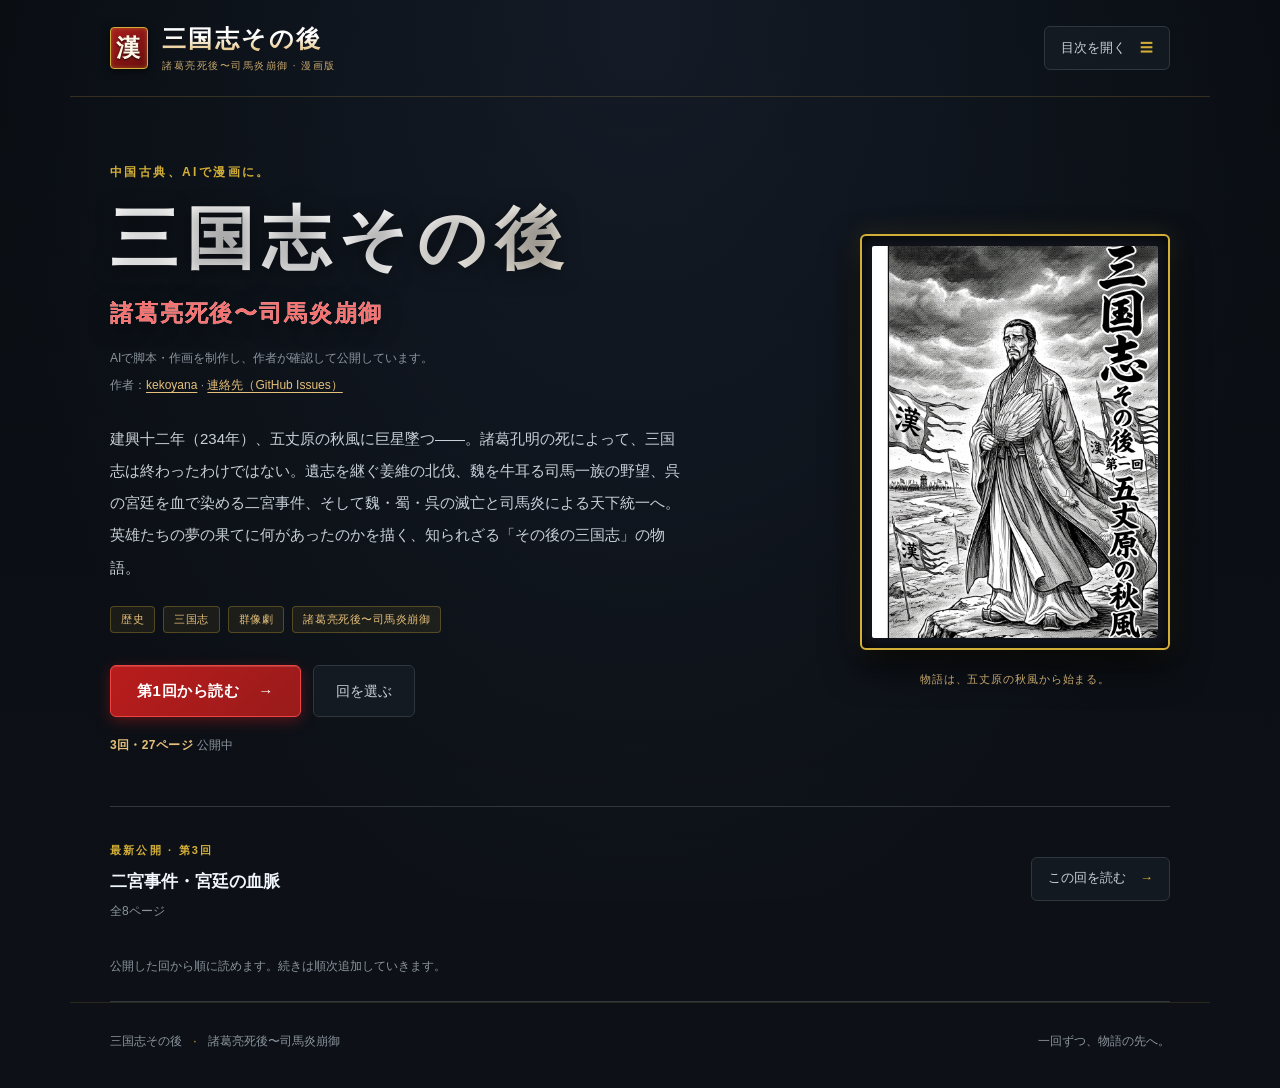
<file: index.html>
<!doctype html>
<html lang="ja">
<head>
<meta charset="utf-8">
<meta name="viewport" content="width=device-width,initial-scale=1,viewport-fit=cover">
<meta name="theme-color" content="#0d1117">
<meta name="description" content="建興十二年、五丈原に巨星墜つ。諸葛亮死後、天下が再び一つとなるまでの激動の五十年を描く本格歴史漫画。最初から、または読んでいたページから楽しめます。">
<title>三国志その後｜中国古典 漫画書庫</title>
<link rel="icon" type="image/svg+xml" href="data:image/svg+xml,%3Csvg xmlns='http://www.w3.org/2000/svg' viewBox='0 0 32 32'%3E%3Crect width='32' height='32' rx='4' fill='%238b1a1a' stroke='%23d4af37' stroke-width='2'/%3E%3Ctext x='16' y='23' text-anchor='middle' font-size='21' font-family='serif' font-weight='bold' fill='%23fff8e7'%3E漢%3C/text%3E%3C/svg%3E">
<link rel="stylesheet" href="./style.css">
<script src="./app.js" defer></script>
</head>
<body>
<a class="skip" href="#main">本文へ</a>

<header class="masthead">
  <a class="wordmark" href="#" id="home-link">
    <span class="seal" aria-hidden="true">漢</span>
    <span><span>三国志その後</span><small>諸葛亮死後〜司馬炎崩御 · 漫画版</small></span>
  </a>
  <button id="home-toc" class="quiet" disabled>目次を開く <span aria-hidden="true">☰</span></button>
</header>

<main id="main">
  <!-- 書庫トップ（ライブラリ画面） -->
  <section id="library" aria-labelledby="library-heading">
    <div class="story-hero">
      <div class="story-copy">
        <p class="eyebrow">中国古典、AIで漫画に。</p>
        <h1 id="library-heading">三国志その後<span>諸葛亮死後〜司馬炎崩御</span></h1>
        
        <div class="creation-info">
          <p>AIで脚本・作画を制作し、作者が確認して公開しています。</p>
          <p>作者：<a href="https://github.com/kekoyana">kekoyana</a> · <a href="https://github.com/kekoyana/after_sangokushi_manga/issues">連絡先（GitHub Issues）</a></p>
        </div>

        <p class="synopsis">
          建興十二年（234年）、五丈原の秋風に巨星墜つ――。諸葛孔明の死によって、三国志は終わったわけではない。遺志を継ぐ姜維の北伐、魏を牛耳る司馬一族の野望、呉の宮廷を血で染める二宮事件、そして魏・蜀・呉の滅亡と司馬炎による天下統一へ。英雄たちの夢の果てに何があったのかを描く、知られざる「その後の三国志」の物語。
        </p>

        <p class="story-tags">
          <span>歴史</span><span>三国志</span><span>群像劇</span><span>諸葛亮死後〜司馬炎崩御</span>
        </p>

        <div class="start-actions">
          <button id="start-reading" class="primary" disabled>第1回から読む <span aria-hidden="true">→</span></button>
          <button id="choose-chapter" class="quiet" disabled>回を選ぶ</button>
        </div>

        <p id="collection-status" class="collection-status">公開状況を読み込み中…</p>
      </div>

      <figure class="story-art">
        <div class="cover-frame">
          <img id="story-cover" width="360" height="494" alt="三国志その後 第1回「五丈原の秋風」の扉絵" decoding="async" hidden>
        </div>
        <figcaption>物語は、五丈原の秋風から始まる。</figcaption>
      </figure>
    </div>

    <!-- あなたの続き（レジューム機能） -->
    <section class="resume" id="resume" hidden aria-labelledby="resume-label">
      <div class="resume-mark" aria-hidden="true">↳</div>
      <div class="resume-copy">
        <p class="eyebrow">あなたの続き</p>
        <h2 id="resume-label"></h2>
        <p id="resume-detail"></p>
      </div>
      <button id="resume-button" class="primary">続きを読む <span aria-hidden="true">→</span></button>
    </section>

    <!-- 最新公開 -->
    <section class="latest" id="latest" hidden aria-labelledby="latest-title">
      <div>
        <p class="eyebrow" id="latest-number"></p>
        <h2 id="latest-title"></h2>
        <p id="latest-detail"></p>
      </div>
      <button id="latest-reading" class="quiet">この回を読む <span aria-hidden="true">→</span></button>
    </section>

    <p class="scope-note">公開した回から順に読めます。続きは順次追加していきます。</p>
  </section>

  <!-- 漫画ビューアー（リーダー画面） -->
  <section id="reader" hidden aria-label="漫画ビューアー">
    <header class="reader-toolbar">
      <button id="reader-back" class="quiet back-button"><span aria-hidden="true">‹</span><span>作品へ</span></button>
      <div class="chapter-heading">
        <p id="chapter-number"></p>
        <h1 id="chapter-title"></h1>
      </div>
      <div class="reader-actions">
        <button id="toc-open" class="quiet">目次</button>
        <label class="sr-only" for="reading-mode">読み方</label>
        <select id="reading-mode">
          <option value="paged">横読み</option>
          <option value="scroll">縦読み</option>
        </select>
        <button id="zoom-open" class="quiet" aria-label="ページを拡大">拡大</button>
      </div>
    </header>

    <!-- 横読みステージ -->
    <div id="page-stage" class="page-stage">
      <figure id="single-page">
        <img id="page-image" alt="" decoding="sync" draggable="false">
        <figcaption id="page-error" hidden>
          <strong>ページを読み込めませんでした</strong>
          <button id="image-retry" class="primary">もう一度読み込む</button>
        </figcaption>
      </figure>
      <!-- 日本の漫画の右開き（左側タップで次へ） -->
      <button class="edge next-edge" id="tap-next" aria-label="次のページ"><span aria-hidden="true">‹</span></button>
      <button id="toggle-chrome" class="center-zone" aria-label="操作バーを隠す" aria-pressed="false"></button>
      <button class="edge previous-edge" id="tap-previous" aria-label="前のページ"><span aria-hidden="true">›</span></button>
    </div>

    <!-- 縦読みスクロール -->
    <div id="scroll-pages" class="scroll-pages" hidden></div>

    <!-- 各回の最終ページでの案内 -->
    <section id="chapter-end" class="chapter-end" hidden aria-label="この回の続き">
      <div>
        <p id="end-label"></p>
        <h2 id="end-title"></h2>
      </div>
      <button id="next-chapter" class="primary">次の回を読む <span aria-hidden="true">←</span></button>
      <button id="end-home" class="quiet" hidden>作品へ戻る</button>
    </section>

    <!-- 下部操作バー -->
    <nav class="page-nav" aria-label="ページ操作">
      <label class="sr-only" for="page-range">ページ位置</label>
      <input id="page-range" type="range" min="1" max="1" value="1" dir="rtl">
      <div class="page-nav-row">
        <button id="next-page" class="primary">
          <span aria-hidden="true">‹</span>
          <span id="next-label">次のページ</span>
        </button>
        <label class="page-location">
          <span class="sr-only">移動先のページ</span>
          <select id="page-select"></select>
          <span id="page-total"></span>
        </label>
        <button id="previous-page" class="quiet">
          <span id="previous-label">前のページ</span>
          <span aria-hidden="true">›</span>
        </button>
      </div>
      <p id="reading-hint" class="reading-hint">左側をタップ、右へスワイプで次へ · 中央タップで操作バー</p>
    </nav>
  </section>

  <!-- エラー画面 -->
  <section id="fatal" role="alert" hidden>
    <p class="eyebrow">読み込みエラー</p>
    <h1>漫画を読み込めませんでした</h1>
    <p>接続を確認して、もう一度お試しください。</p>
    <button id="fatal-retry" class="primary">もう一度試す</button>
    <button id="fatal-home" class="quiet">作品へ戻る</button>
  </section>
</main>

<footer id="footer">
  <span>三国志その後 <span class="footer-dot">·</span> 諸葛亮死後〜司馬炎崩御</span>
  <span>一回ずつ、物語の先へ。</span>
</footer>

<!-- 目次モーダル -->
<dialog id="toc-dialog" aria-labelledby="toc-title">
  <div class="dialog-heading">
    <div>
      <p class="eyebrow">三国志その後</p>
      <h2 id="toc-title">回を選ぶ</h2>
    </div>
    <button data-close="toc-dialog" class="quiet" autofocus aria-label="目次を閉じる">閉じる ×</button>
  </div>
  <div class="toc-tools">
    <label class="sr-only" for="toc-search">回数・タイトルで探す</label>
    <input id="toc-search" type="search" placeholder="回数・タイトルで探す">
    <button id="toc-sort" class="quiet" aria-pressed="false">新しい順</button>
  </div>
  <p id="toc-status" class="dialog-note"></p>
  <div id="toc-list" class="toc-list"></div>
  <div id="toc-navigation" class="toc-navigation" hidden>
    <button id="previous-chapter" class="quiet">前の回</button>
    <button id="toc-next" class="quiet">次の回</button>
  </div>
  <p id="save-status" class="dialog-note">読んだ位置は、この端末に自動で保存されます。</p>
</dialog>

<!-- 拡大モーダル -->
<dialog id="zoom-dialog" aria-labelledby="zoom-title">
  <div class="dialog-heading">
    <h2 id="zoom-title">ページを拡大</h2>
    <button data-close="zoom-dialog" class="quiet" autofocus>閉じる ×</button>
  </div>
  <div class="zoom-controls">
    <label for="zoom-level">倍率</label>
    <select id="zoom-level">
      <option value="100">画面に合わせる</option>
      <option value="150" selected>150%</option>
      <option value="200">200%</option>
    </select>
    <span>スクロールして細部を読めます</span>
  </div>
  <div class="zoom-viewport">
    <img id="zoom-image" alt="" draggable="false">
  </div>
</dialog>

<div id="live" class="sr-only" aria-live="polite"></div>
</body>
</html>
</file>
<file: style.css>
:root {
  font-family: "Hiragino Mincho ProN", "Yu Mincho", "Noto Serif JP", serif;
  color: #e6edf3;
  background: #0d1117;
  font-size: 16px;
  line-height: 1.75;
  --bg-deep: #090d12;
  --bg-main: #0d1117;
  --bg-surface: #161c24;
  --bg-card: #1b222c;
  --paper: #161c24;
  --muted: #8b949e;
  --line: #30363d;
  --line-gold: rgba(212, 175, 55, 0.35);
  --red: #c53030;
  --red-hover: #e53e3e;
  --gold: #d4af37;
  --gold-light: #e5c07b;
  --serif: "Hiragino Mincho ProN", "Yu Mincho", "Noto Serif JP", serif;
  --sans: "Hiragino Kaku Gothic ProN", "Yu Gothic", "Noto Sans JP", sans-serif;
}

* { box-sizing: border-box; }
body {
  margin: 0;
  background-color: var(--bg-main);
  background-image: 
    radial-gradient(ellipse at 50% 0%, rgba(30, 41, 59, 0.5) 0%, transparent 75%),
    linear-gradient(180deg, #090d12 0%, #0d1117 100%);
  background-attachment: fixed;
  color: #e6edf3;
  font-family: var(--sans);
  -webkit-font-smoothing: antialiased;
}

button, input, select { font: inherit; }
button, select {
  min-height: 44px;
  border: 1px solid var(--line);
  border-radius: 6px;
  padding: 9px 16px;
  background: var(--bg-surface);
  color: #e6edf3;
  transition: all 0.2s ease;
}
button, a, select {
  touch-action: manipulation;
  -webkit-tap-highlight-color: transparent;
}
button, a { cursor: pointer; }
button:disabled { cursor: default; opacity: .35; }
button:hover:not(:disabled), select:hover {
  background: #212833;
  border-color: #485466;
}
button:focus-visible, a:focus-visible, select:focus-visible, input:focus-visible {
  outline: 2px solid var(--gold);
  outline-offset: 3px;
}

button.primary {
  background: linear-gradient(135deg, #b91c1c 0%, #991b1b 100%);
  border: 1px solid #ef4444;
  color: #ffffff;
  font-weight: 700;
  box-shadow: 0 4px 14px rgba(185, 28, 28, 0.4), inset 0 1px 0 rgba(255, 255, 255, 0.15);
  letter-spacing: .04em;
}
button.primary:hover:not(:disabled) {
  background: linear-gradient(135deg, #dc2626 0%, #b91c1c 100%);
  border-color: #f87171;
  box-shadow: 0 6px 20px rgba(220, 38, 38, 0.55), inset 0 1px 0 rgba(255, 255, 255, 0.25);
  transform: translateY(-1px);
}
button.primary span:last-child { margin-left: 14px; }
button.quiet {
  background: rgba(22, 28, 36, 0.75);
  border-color: var(--line);
  color: #c9d1d9;
}
button.quiet:hover:not(:disabled) {
  background: #212833;
  border-color: var(--gold-light);
  color: #ffffff;
}

a { color: inherit; text-decoration: none; }
[hidden] { display: none !important; }
figure, h1, h2, p { margin: 0; }

.skip {
  position: fixed;
  left: 16px;
  top: -100px;
  z-index: 30;
  background: var(--gold);
  color: #000;
  padding: 12px 18px;
  font-weight: bold;
}
.skip:focus { top: 10px; }

/* ヘッダー */
.masthead {
  max-width: 1140px;
  margin: auto;
  padding: 24px 40px;
  display: flex;
  justify-content: space-between;
  align-items: center;
  border-bottom: 1px solid rgba(212, 175, 55, 0.2);
  background: transparent;
}
.wordmark {
  display: flex;
  align-items: center;
  gap: 14px;
  font-family: var(--serif);
  font-size: 24px;
  letter-spacing: .1em;
  line-height: 1.3;
  color: #f0f6fc;
}
.wordmark span > span:first-child {
  background: linear-gradient(180deg, #ffffff 40%, #e5c07b 100%);
  -webkit-background-clip: text;
  -webkit-text-fill-color: transparent;
  font-weight: bold;
}
.wordmark small {
  display: block;
  color: var(--gold-light);
  font-family: var(--sans);
  font-size: 10px;
  letter-spacing: .15em;
  margin-top: 4px;
  opacity: .85;
}

/* 皇帝の印璽風・角印（漢） */
.seal {
  display: grid;
  place-items: center;
  width: 38px;
  height: 42px;
  background: linear-gradient(145deg, #a81d1d 0%, #680e0e 100%);
  color: #fff8e7;
  border: 1.5px solid var(--gold);
  border-radius: 4px;
  font-size: 24px;
  font-family: var(--serif);
  font-weight: bold;
  box-shadow: 0 2px 8px rgba(0, 0, 0, 0.6), inset 0 0 4px rgba(212, 175, 55, 0.4);
  text-shadow: 0 1px 2px rgba(0, 0, 0, 0.8);
}
.masthead button {
  border: 1px solid var(--line);
  font-size: 13px;
  background: rgba(22, 28, 36, 0.8);
}
.masthead button span { margin-left: 10px; color: var(--gold); }

main {
  max-width: 1140px;
  margin: auto;
  padding: 0 40px;
}

/* ヒーローセクション */
.story-hero {
  display: grid;
  grid-template-columns: 1fr 310px;
  gap: 70px;
  align-items: center;
  padding: 60px 0 50px;
}
.eyebrow {
  display: inline-block;
  font-size: 12px;
  letter-spacing: .2em;
  font-weight: 700;
  color: var(--gold);
  margin-bottom: 14px;
  text-transform: uppercase;
}
.story-copy h1 {
  font-family: var(--serif);
  font-size: 68px;
  letter-spacing: .12em;
  line-height: 1.25;
  font-weight: 700;
  background: linear-gradient(135deg, #ffffff 40%, #f0e6d2 70%, #d4af37 100%);
  -webkit-background-clip: text;
  -webkit-text-fill-color: transparent;
  text-shadow: 0 4px 20px rgba(0, 0, 0, 0.5);
}
.story-copy h1 span {
  display: block;
  font-size: 23px;
  letter-spacing: .08em;
  margin-top: 18px;
  color: #f87171;
  -webkit-text-fill-color: #f87171;
  font-weight: 600;
}
.synopsis {
  font-size: 15px;
  line-height: 2.15;
  color: #c9d1d9;
  margin-top: 26px;
  max-width: 580px;
  font-family: var(--sans);
}
.story-tags {
  display: flex;
  gap: 8px;
  margin-top: 22px;
  flex-wrap: wrap;
}
.story-tags span {
  font-size: 11px;
  color: var(--gold-light);
  background: rgba(212, 175, 55, 0.08);
  border: 1px solid rgba(212, 175, 55, 0.3);
  padding: 3px 10px;
  border-radius: 4px;
  letter-spacing: .05em;
}

.start-actions {
  display: flex;
  gap: 12px;
  margin-top: 32px;
}
.start-actions .primary {
  min-height: 52px;
  padding: 12px 26px;
  font-size: 15px;
}
.start-actions .quiet {
  padding: 12px 22px;
  font-size: 14px;
}
.collection-status {
  font-size: 12px;
  color: var(--muted);
  margin-top: 18px;
  letter-spacing: .03em;
}
.collection-status strong {
  color: var(--gold-light);
  font-weight: 600;
}

/* カバーアート（黒漆＆金箔の額縁仕様） */
.story-art {
  padding: 10px 0 0;
}
.cover-frame {
  background: #11151c;
  padding: 10px;
  border: 2px solid var(--gold);
  border-radius: 6px;
  box-shadow: 
    0 16px 36px rgba(0, 0, 0, 0.8),
    0 0 25px rgba(212, 175, 55, 0.15),
    inset 0 0 15px rgba(0, 0, 0, 0.9);
  transition: transform 0.3s ease, box-shadow 0.3s ease;
}
.cover-frame:hover {
  transform: translateY(-3px);
  box-shadow: 
    0 20px 42px rgba(0, 0, 0, 0.9),
    0 0 32px rgba(212, 175, 55, 0.25);
}
.cover-frame img {
  display: block;
  width: 100%;
  height: auto;
  aspect-ratio: 360/494;
  object-fit: cover;
  border-radius: 2px;
}
.story-art figcaption {
  font-family: var(--serif);
  font-size: 11px;
  text-align: center;
  color: var(--gold-light);
  margin-top: 20px;
  letter-spacing: .08em;
  opacity: .85;
}

/* あなたの続き（レジュームカード） */
.resume {
  display: flex;
  align-items: center;
  gap: 20px;
  padding: 24px 28px;
  background: linear-gradient(135deg, #161c24 0%, #1a222d 100%);
  border: 1px solid rgba(212, 175, 55, 0.25);
  border-left: 4px solid var(--gold);
  border-radius: 8px;
  margin: 0 0 30px;
  box-shadow: 0 8px 24px rgba(0, 0, 0, 0.4);
}
.resume-mark {
  font-size: 32px;
  color: var(--gold);
  align-self: flex-start;
  line-height: 1.4;
}
.resume-copy {
  flex: 1;
  min-width: 0;
}
.resume .eyebrow {
  margin-bottom: 4px;
  color: var(--gold);
  font-size: 11px;
}
.resume h2 {
  font-size: 17px;
  line-height: 1.5;
  color: #ffffff;
  font-family: var(--serif);
}
.resume-copy > p:last-child {
  font-size: 12px;
  color: var(--muted);
  margin-top: 4px;
}
.resume button { flex-shrink: 0; }

/* 最新公開カード */
.latest {
  display: flex;
  align-items: center;
  justify-content: space-between;
  gap: 30px;
  border-top: 1px solid var(--line);
  padding: 28px 0;
}
.latest .eyebrow {
  font-size: 11px;
  margin-bottom: 6px;
  color: var(--gold);
}
.latest h2 {
  font-size: 17px;
  font-weight: 600;
  color: #f0f6fc;
  font-family: var(--serif);
}
.latest div > p:last-child {
  font-size: 12px;
  color: var(--muted);
  margin-top: 5px;
}
.latest button {
  font-size: 13px;
  flex-shrink: 0;
}
.latest button span { margin-left: 10px; color: var(--gold); }
.scope-note {
  font-size: 12px;
  color: var(--muted);
  padding: 6px 0 24px;
  border-bottom: 1px solid var(--line);
}

footer {
  max-width: 1140px;
  margin: 0 auto;
  padding: 28px 40px 36px;
  border-top: 1px solid rgba(212, 175, 55, 0.15);
  display: flex;
  justify-content: space-between;
  font-size: 12px;
  color: var(--muted);
}
.footer-dot { margin: 0 8px; color: var(--gold); }

/* 漫画リーダー表示設定 */
body.reading {
  background: #080a0d;
  color: #f1f2ea;
  --line: #22272e;
  --muted: #8b949e;
}
body.reading .masthead, body.reading > .skip { display: none; }
body.reading main { padding: 0; max-width: none; }
body.reading-paged { overflow: hidden; }
#reader { background: #080a0d; }
body.reading-paged #reader {
  display: flex;
  flex-direction: column;
  height: 100dvh;
  overflow: hidden;
}

.reader-toolbar {
  display: flex;
  align-items: center;
  gap: 18px;
  flex-shrink: 0;
  padding: 10px max(18px, env(safe-area-inset-right)) 10px max(18px, env(safe-area-inset-left));
  min-height: 64px;
  border-bottom: 1px solid #1f242c;
  background: #0e1217;
  z-index: 5;
}
.reader-toolbar button, .reader-toolbar select {
  font-size: 12px;
  min-height: 38px;
  padding: 6px 12px;
  background: #161c24;
  border-color: #2b333e;
}
.back-button {
  border: 0 !important;
  display: flex;
  align-items: center;
  gap: 6px;
  white-space: nowrap;
  background: transparent !important;
  color: var(--gold-light);
}
.back-button > span:first-child { font-size: 26px; line-height: 1; }
.chapter-heading { flex: 1; min-width: 0; }
.chapter-heading p { font-size: 10px; color: var(--gold); line-height: 1.4; letter-spacing: .08em; }
.chapter-heading h1 {
  font-size: 14px;
  font-weight: 500;
  overflow: hidden;
  text-overflow: ellipsis;
  white-space: nowrap;
  line-height: 1.5;
  color: #f0f6fc;
  font-family: var(--serif);
}
.reader-actions {
  display: flex;
  align-items: center;
  gap: 8px;
  flex-shrink: 0;
}
.reader-actions select {
  color: #e6edf3;
  background: #161c24;
}

.page-stage {
  flex: 1;
  position: relative;
  min-height: 0;
  display: flex;
  justify-content: center;
  overflow: hidden;
  background: #050709;
  touch-action: pan-y pinch-zoom;
}
#single-page {
  width: 100%;
  height: 100%;
  position: relative;
  min-height: 0;
}
#page-image {
  display: block;
  width: 100%;
  height: 100%;
  object-fit: contain;
  user-select: none;
}
.edge, .center-zone {
  position: absolute;
  top: 0;
  bottom: 0;
  min-height: 0;
  border: 0;
  border-radius: 0;
  background: transparent !important;
  z-index: 2;
  padding: 0;
}
.edge { width: 33%; }
.next-edge { left: 0; }
.previous-edge { right: 0; }
.center-zone { width: 34%; left: 33%; cursor: default; }
.edge > span {
  display: grid;
  place-items: center;
  position: absolute;
  top: 50%;
  transform: translateY(-50%);
  width: 44px;
  height: 56px;
  border-radius: 6px;
  background: rgba(14, 18, 23, 0.85);
  border: 1px solid rgba(212, 175, 55, 0.3);
  color: var(--gold-light);
  font-size: 36px;
  font-family: Arial, sans-serif;
  opacity: .35;
  transition: opacity .15s;
}
.next-edge > span { left: 22px; }
.previous-edge > span { right: 22px; }
.edge:hover > span, .edge:focus-visible > span { opacity: 1; }
.edge:disabled > span { opacity: .08; }

#page-error {
  position: absolute;
  inset: 0;
  display: flex;
  flex-direction: column;
  gap: 18px;
  align-items: center;
  justify-content: center;
  background: #12161c;
  color: #f1f2ea;
  padding: 25px;
  z-index: 3;
}

.page-nav {
  flex-shrink: 0;
  background: #0e1217;
  border-top: 1px solid #1f242c;
  padding: 0 max(20px, env(safe-area-inset-right)) max(9px, env(safe-area-inset-bottom)) max(20px, env(safe-area-inset-left));
  z-index: 5;
}
.page-nav-row {
  display: grid;
  grid-template-columns: minmax(130px, 1fr) auto minmax(130px, 1fr);
  align-items: center;
  gap: 24px;
  max-width: 780px;
  margin: auto;
}
.page-nav-row > button {
  display: flex;
  justify-content: center;
  align-items: center;
  gap: 10px;
  min-height: 42px;
  font-size: 13px;
}
.page-nav-row > button > span[aria-hidden] {
  font-family: Arial, sans-serif;
  font-size: 22px;
  line-height: 1;
}
.page-nav-row .primary {
  max-width: 220px;
  justify-self: end;
  width: 100%;
}
.page-nav-row .quiet {
  max-width: 220px;
  justify-self: start;
  width: 100%;
}
.page-location {
  display: flex;
  align-items: center;
  gap: 6px;
  font-size: 13px;
  white-space: nowrap;
  color: var(--gold-light);
}
.page-location select {
  min-height: 38px;
  border: 1px solid #2b333e;
  padding: 4px 18px 4px 10px;
  color: #f0f6fc;
  background: #161c24;
  text-align: center;
  border-radius: 4px;
}
.page-nav input[type=range] {
  display: block;
  width: min(100%, 780px);
  margin: 0 auto 5px;
  height: 15px;
  accent-color: #ef4444;
  cursor: pointer;
  padding: 0;
}
.reading-hint {
  font-size: 11px;
  color: var(--muted);
  text-align: center;
  margin-top: 4px;
  letter-spacing: .02em;
}
.chapter-end {
  display: flex;
  align-items: center;
  justify-content: center;
  gap: 24px;
  background: #141920;
  border-top: 1px solid #252c37;
  padding: 12px 20px;
  flex-shrink: 0;
}
.chapter-end p { font-size: 10px; color: var(--gold); }
.chapter-end h2 {
  font-size: 14px;
  font-weight: 500;
  line-height: 1.5;
  color: #f0f6fc;
  font-family: var(--serif);
}

body.chrome-hidden .reader-toolbar,
body.chrome-hidden .page-nav,
body.chrome-hidden.reading-paged .chapter-end {
  display: none;
}
body.chrome-hidden .edge > span { opacity: 0; }

body.reading-scroll .reader-toolbar {
  position: sticky;
  top: 0;
}
body.reading-scroll .page-nav {
  position: fixed;
  bottom: 0;
  left: 0;
  right: 0;
}
body.reading-scroll #reader {
  padding-bottom: 104px;
}
.scroll-pages {
  max-width: 820px;
  margin: auto;
}
.scroll-pages figure {
  margin: 0 0 10px;
  scroll-margin-top: 75px;
  background: #000;
}
.scroll-pages img {
  display: block;
  width: 100%;
  height: auto;
}
.scroll-pages figcaption {
  font-size: 11px;
  text-align: center;
  background: #101419;
  color: var(--gold-light);
  padding: 4px;
  border-top: 1px solid #1f252e;
}

/* ダイアログ（目次・拡大） */
dialog {
  background: #161c24;
  color: #e6edf3;
  border: 1px solid var(--line-gold);
  border-radius: 10px;
  width: min(640px, calc(100% - 28px));
  max-height: 85dvh;
  padding: 26px;
  overscroll-behavior: contain;
  box-shadow: 0 20px 50px rgba(0, 0, 0, 0.8), 0 0 30px rgba(212, 175, 55, 0.12);
}
dialog::backdrop {
  background: rgba(4, 6, 8, 0.85);
  backdrop-filter: blur(4px);
}
dialog button, dialog select {
  color: #e6edf3;
  border-color: #384252;
  background: #1c232d;
}
dialog button:hover:not(:disabled) {
  background: #252e3b !important;
  border-color: var(--gold);
}
.dialog-heading {
  display: flex;
  align-items: center;
  justify-content: space-between;
  gap: 16px;
  margin-bottom: 22px;
  border-bottom: 1px solid var(--line);
  padding-bottom: 16px;
}
.dialog-heading .eyebrow {
  color: var(--gold);
  margin-bottom: 4px;
  font-size: 11px;
}
.dialog-heading h2 {
  font-size: 22px;
  font-family: var(--serif);
  font-weight: 600;
  color: #ffffff;
}
.dialog-heading button {
  border: 0;
  font-size: 13px;
  color: var(--muted);
}
.dialog-heading button:hover {
  color: #ffffff;
}
.toc-tools {
  display: flex;
  gap: 10px;
  align-items: center;
}
.toc-tools input {
  min-width: 0;
  flex: 1;
  border: 1px solid #384252;
  border-radius: 6px;
  padding: 10px 14px;
  min-height: 44px;
  font-size: 13px;
  background: #11151c;
  color: #e6edf3;
}
.toc-tools input:focus {
  border-color: var(--gold);
  outline: none;
}
.toc-tools button {
  font-size: 12px;
  flex-shrink: 0;
}
.toc-tools button[aria-pressed=true] {
  background: #283342;
  color: var(--gold);
  border-color: var(--gold);
}
.dialog-note {
  color: var(--muted);
  font-size: 12px;
  margin: 14px 0;
}
.toc-list { display: grid; gap: 4px; }
.toc-item {
  display: grid;
  grid-template-columns: 56px 1fr auto;
  gap: 14px;
  align-items: center;
  width: 100%;
  text-align: left;
  padding: 14px 12px;
  border: 1px solid transparent;
  border-bottom: 1px solid #252c38;
  border-radius: 6px;
  line-height: 1.5;
  background: transparent;
}
.toc-item:hover:not(:disabled) {
  background: #1e2632 !important;
  border-color: rgba(212, 175, 55, 0.3);
}
.toc-item > span {
  font-size: 11px;
  color: var(--gold);
  font-weight: bold;
}
.toc-item strong {
  font-size: 14px;
  font-weight: 500;
  color: #f0f6fc;
}
.toc-item small {
  font-size: 11px;
  color: var(--muted);
  white-space: nowrap;
}
.toc-item[aria-current=true] {
  background: rgba(212, 175, 55, 0.12) !important;
  border: 1px solid var(--gold);
  border-left: 4px solid var(--gold);
}
.toc-empty {
  font-size: 13px;
  color: var(--muted);
  padding: 25px 0;
  text-align: center;
}
.toc-navigation {
  display: flex;
  justify-content: space-between;
  margin-top: 18px;
}

#zoom-dialog {
  width: min(1100px, calc(100% - 20px));
  height: 94dvh;
  max-height: 94dvh;
  display: flex;
  flex-direction: column;
  overflow: hidden;
  padding: 20px;
}
#zoom-dialog:not([open]) { display: none; }
.zoom-controls {
  display: flex;
  align-items: center;
  gap: 12px;
  font-size: 13px;
  margin-bottom: 16px;
}
.zoom-controls span {
  color: var(--muted);
  font-size: 11px;
  margin-left: auto;
}
.zoom-viewport {
  overflow: auto;
  background: #040608;
  flex: 1;
  min-height: 0;
  touch-action: pan-x pan-y pinch-zoom;
  overscroll-behavior: contain;
  border-radius: 6px;
  border: 1px solid #222933;
}
#zoom-image {
  display: block;
  width: 150%;
  max-width: none;
  height: auto;
}

.sr-only {
  position: absolute;
  width: 1px;
  height: 1px;
  margin: -1px;
  padding: 0;
  overflow: hidden;
  clip: rect(0,0,0,0);
  white-space: nowrap;
  border: 0;
}
#fatal {
  padding: 70px 0;
  min-height: 60vh;
}
#fatal h1 { font-size: 24px; margin-bottom: 16px; color: #f87171; }
#fatal > p:not(.eyebrow) { font-size: 14px; margin-bottom: 25px; color: #c9d1d9; }
#fatal button { margin: 0 8px 10px 0; }

@media (max-width: 900px) {
  .story-hero { grid-template-columns: 1fr 230px; gap: 35px; padding-top: 45px; }
  .story-copy h1 { font-size: 56px; }
  .story-copy h1 span { font-size: 20px; }
  .synopsis { font-size: 14px; }
  .reader-toolbar { gap: 10px; }
}

@media (max-width: 650px) {
  .masthead { padding: 18px 20px; }
  .wordmark { font-size: 20px; gap: 10px; }
  .seal { width: 34px; height: 38px; font-size: 20px; }
  .masthead button { font-size: 12px; padding: 6px 10px; }
  main { padding: 0 20px; }
  .story-hero {
    grid-template-columns: 1fr 114px;
    gap: 16px;
    padding: 30px 0 26px;
    align-items: start;
  }
  .story-copy { display: contents; }
  .story-copy > .eyebrow {
    grid-column: 1/-1;
    margin-bottom: 0;
    font-size: 11px;
  }
  .story-copy h1 {
    font-size: 44px;
    letter-spacing: .1em;
    grid-column: 1;
    grid-row: 2;
    align-self: center;
  }
  .story-copy h1 span {
    font-size: 15px;
    letter-spacing: .02em;
    margin-top: 10px;
    line-height: 1.6;
  }
  .story-art { grid-column: 2; grid-row: 2; padding: 0; }
  .cover-frame { padding: 5px; box-shadow: 0 8px 20px rgba(0, 0, 0, 0.7); }
  .story-art figcaption { display: none; }
  .synopsis {
    grid-column: 1/-1;
    font-size: 13px;
    line-height: 2.0;
    margin: 12px 0 0;
  }
  .story-tags { grid-column: 1/-1; margin-top: 0; }
  .start-actions {
    grid-column: 1/-1;
    margin-top: 12px;
    gap: 8px;
  }
  .start-actions .primary {
    flex: 1;
    padding: 12px 16px;
    min-height: 48px;
    font-size: 14px;
  }
  .start-actions .quiet { padding: 12px 14px; font-size: 13px; }
  .collection-status { grid-column: 1/-1; margin-top: 0; font-size: 11px; }
  .latest { gap: 15px; padding: 20px 0; }
  .latest h2 { font-size: 14px; line-height: 1.6; }
  .resume {
    padding: 16px;
    gap: 12px;
    flex-wrap: wrap;
  }
  .resume-mark { font-size: 24px; }
  .resume-copy { flex-basis: calc(100% - 40px); }
  .resume h2 { font-size: 14px; }
  .resume button {
    width: 100%;
    font-size: 13px;
    min-height: 44px;
  }
  footer { padding: 20px; font-size: 11px; }
  footer > span:last-child { display: none; }

  .reader-toolbar {
    padding: 8px max(8px, env(safe-area-inset-right)) 8px max(8px, env(safe-area-inset-left));
    min-height: 56px;
    gap: 6px;
  }
  .reader-toolbar button, .reader-toolbar select {
    font-size: 11px;
    padding: 5px 8px;
    min-height: 36px;
  }
  .page-nav-row {
    grid-template-columns: minmax(90px, 1fr) auto minmax(75px, 1fr);
    gap: 8px;
  }
  .page-nav-row > button {
    font-size: 12px;
    padding: 8px 6px;
    min-height: 40px;
  }
}

.creation-info {
  grid-column: 1/-1;
  font-size: 12px;
  line-height: 1.9;
  color: var(--muted);
  margin-top: 18px;
}
.creation-info p + p { margin-top: 4px; }
.creation-info a {
  color: var(--gold-light);
  text-decoration: underline;
  text-underline-offset: 3px;
}
</file>
